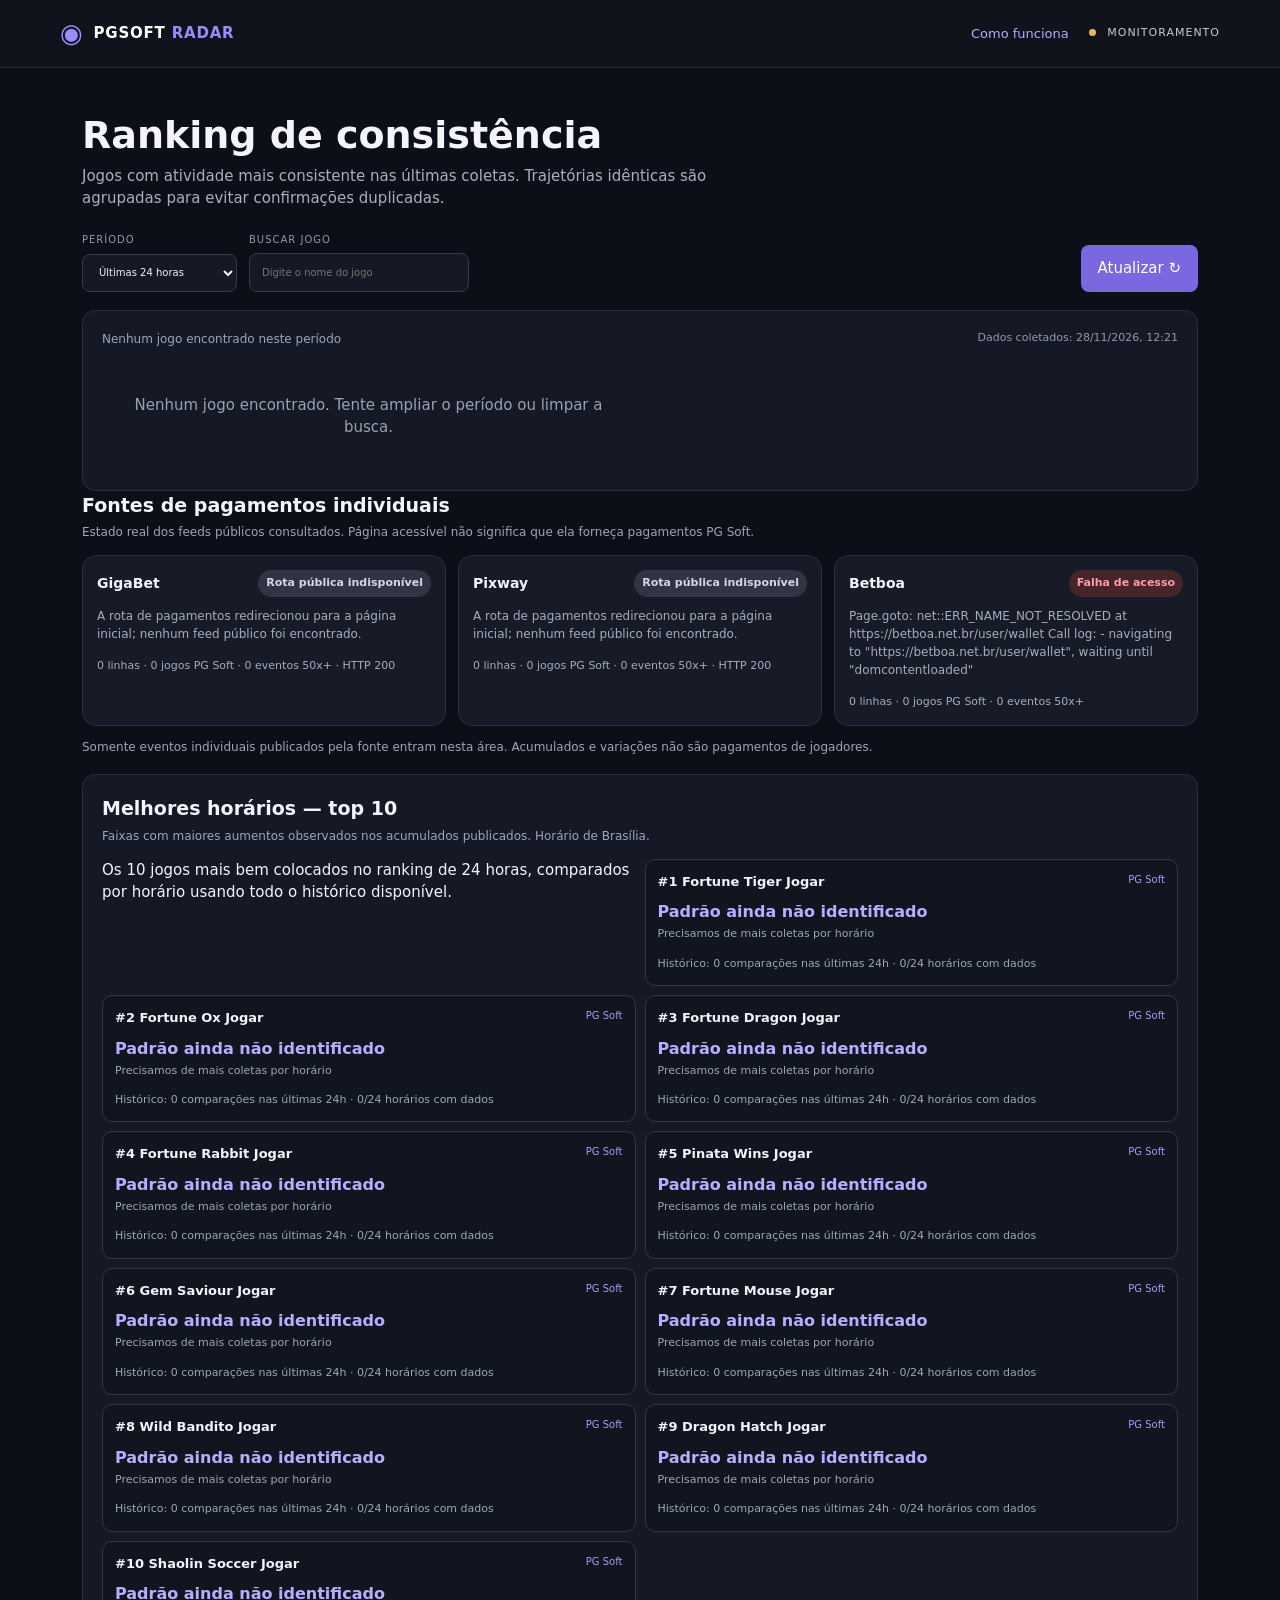
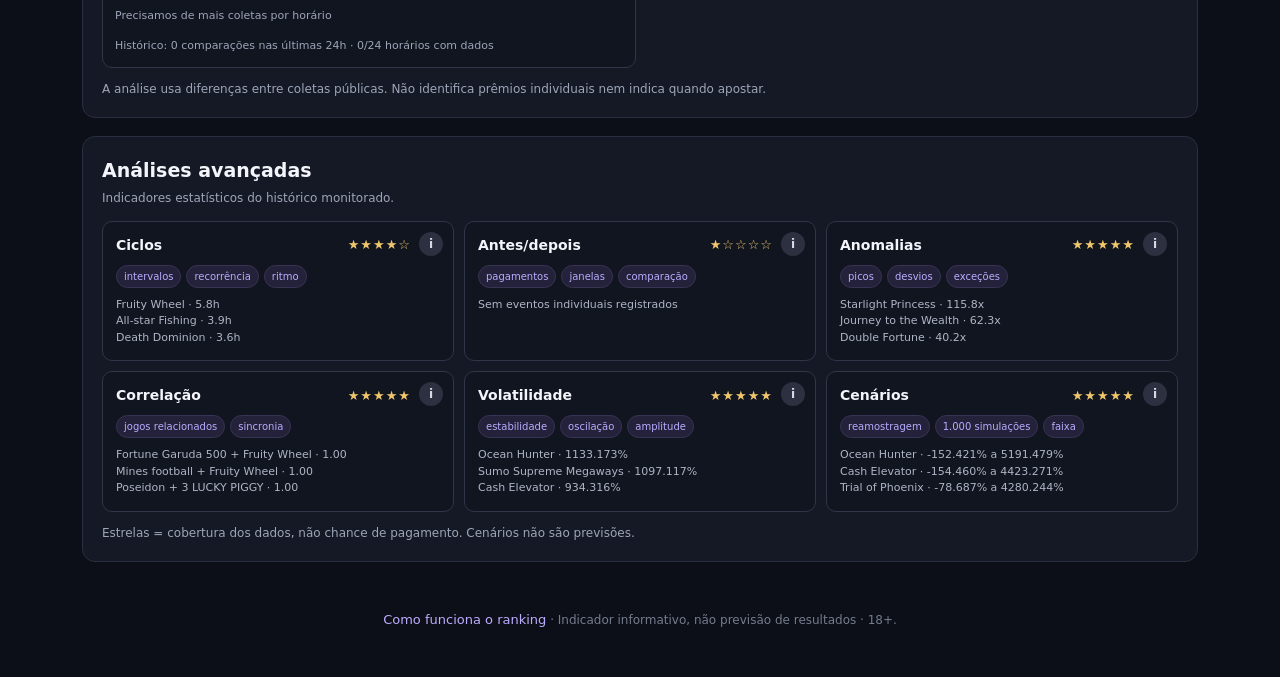
<file: index.html>
<!doctype html>
<html lang="pt-BR">
<head>
  <meta charset="utf-8">
  <meta name="viewport" content="width=device-width,initial-scale=1">
  <meta name="theme-color" content="#10131c">
  <meta name="description" content="Ranking de jogos com maior consistência de atividade observada nos dados públicos.">
  <title>PGSoft Radar — Ranking de jogos</title>
  <link rel="stylesheet" href="styles.css?v=ranking-stars-4">
</head>
<body>
  <header class="topbar">
    <a class="brand" href="./"><span class="brand-mark">◉</span><span>PGSOFT <b>RADAR</b></span></a>
    <nav class="top-nav"><a href="como-funciona.html">Como funciona</a><span class="live"><i></i> MONITORAMENTO</span></nav>
  </header>
  <main>
    <section class="intro">
      <h1>Ranking de consistência</h1>
      <p class="sub">Jogos com atividade mais consistente nas últimas coletas. Trajetórias idênticas são agrupadas para evitar confirmações duplicadas.</p>
    </section>
    <section class="toolbar">
      <div class="filters">
        <label>PERÍODO<select id="period"><option value="1">Última hora</option><option value="6">Últimas 6 horas</option><option value="24" selected>Últimas 24 horas</option><option value="168">Últimos 7 dias</option><option value="-1">Últimos 30 dias</option></select></label>
        <label>BUSCAR JOGO<input id="game-filter" type="search" placeholder="Digite o nome do jogo"></label>
      </div>
      <button id="refresh" type="button">Atualizar ↻</button>
    </section>
    <section class="ranking-section">
      <div class="ranking-head">
        <div><p id="ranking-summary">Carregando jogos...</p></div>
        <span id="updated">Aguardando dados</span>
      </div>
      <div id="wins" class="game-grid"><div class="empty">Carregando ranking...</div></div>
    </section>
    <section class="sources-section">
      <div class="analysis-title"><h2>Fontes de pagamentos individuais</h2><p>Estado real dos feeds públicos consultados. Página acessível não significa que ela forneça pagamentos PG Soft.</p></div>
      <div id="win-sources" class="source-status-grid"><div class="empty">Verificando fontes...</div></div>
      <p class="analysis-note">Somente eventos individuais publicados pela fonte entram nesta área. Acumulados e variações não são pagamentos de jogadores.</p>
    </section>
    <section class="analysis-section">
      <div class="analysis-title"><h2>Melhores horários — top 10</h2><p>Faixas com maiores aumentos observados nos acumulados publicados. Horário de Brasília.</p></div>
      <div id="time-analysis" class="time-analysis-grid"><div class="empty">Analisando histórico...</div></div>
      <p class="analysis-note">A análise usa diferenças entre coletas públicas. Não identifica prêmios individuais nem indica quando apostar.</p>
    </section>
    <section class="advanced-section"><div class="analysis-title"><h2>Análises avançadas</h2><p>Indicadores estatísticos do histórico monitorado.</p></div><div id="advanced-analysis" class="insight-grid"><div class="empty">Calculando análises...</div></div><p class="analysis-note">Estrelas = cobertura dos dados, não chance de pagamento. Cenários não são previsões.</p></section>
    <footer><a href="como-funciona.html">Como funciona o ranking</a> · Indicador informativo, não previsão de resultados · 18+.</footer>
  </main>
  <script src="ranking-core.js?v=mirror-groups-1"></script>
  <script src="app.js?v=independent-sources-6"></script>
  <script src="analysis.js?v=advanced-1"></script>
</body>
</html>
</file>
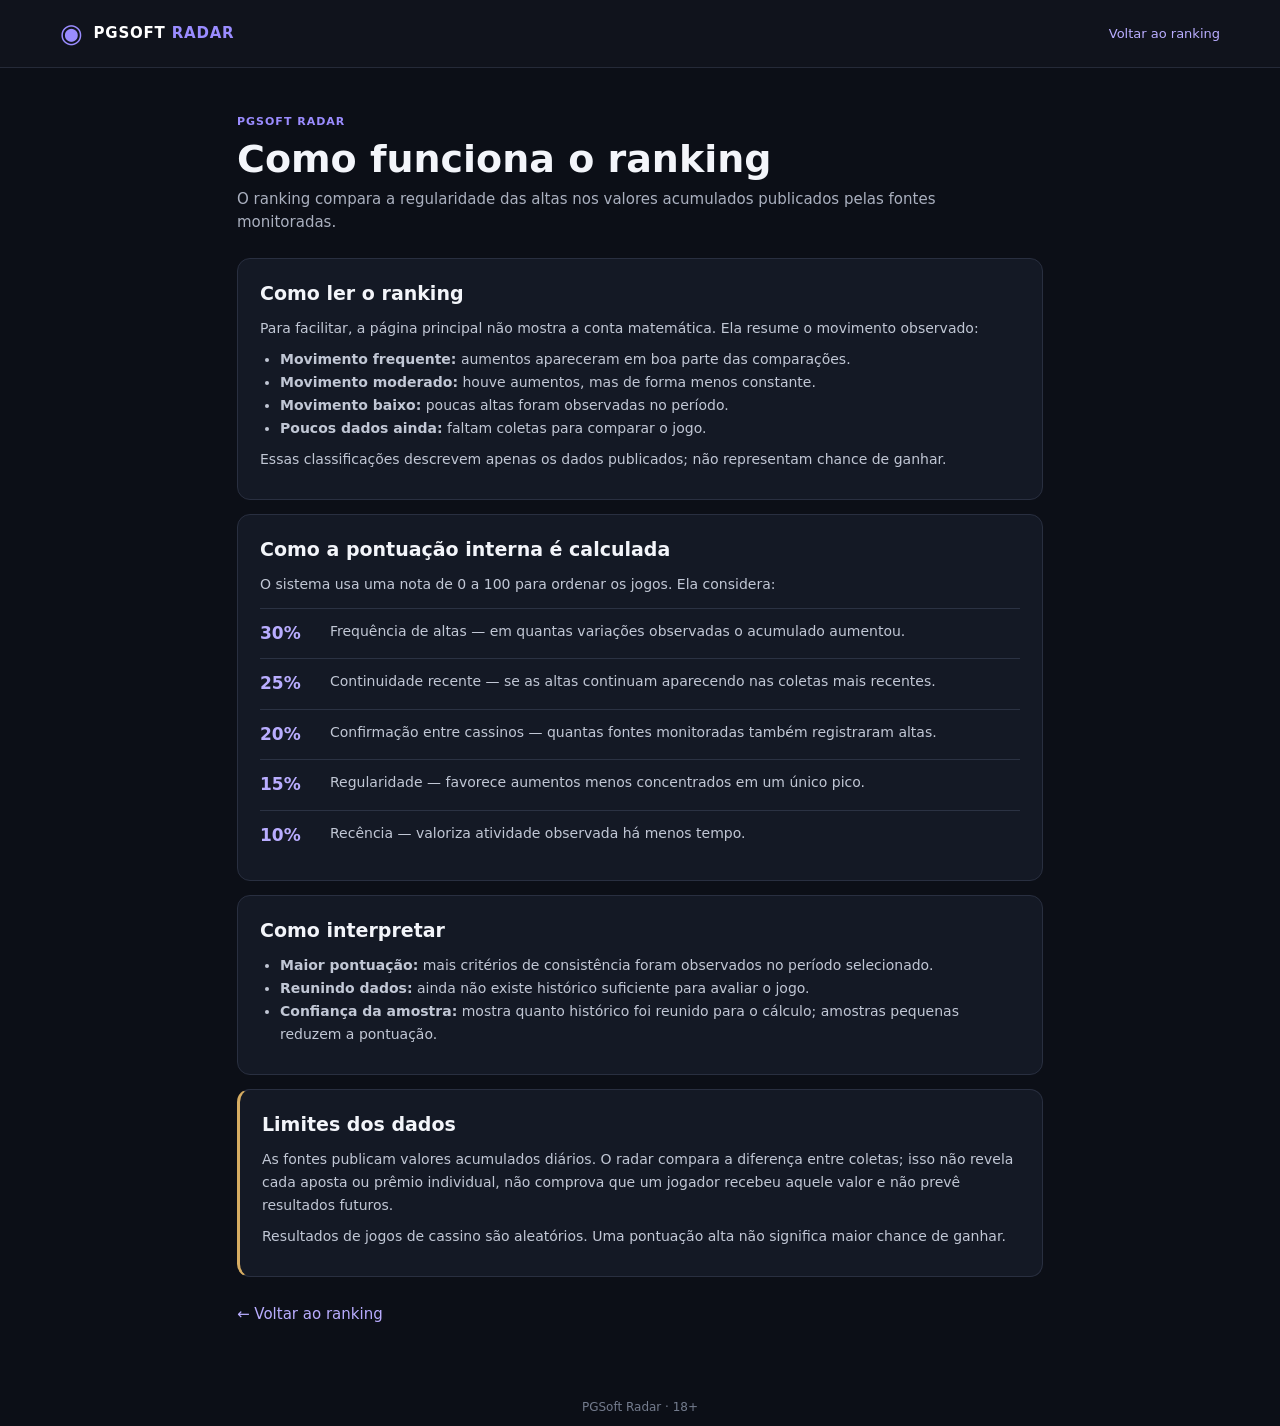
<file: como-funciona.html>
<!doctype html>
<html lang="pt-BR">
<head>
  <meta charset="utf-8">
  <meta name="viewport" content="width=device-width,initial-scale=1">
  <meta name="theme-color" content="#10131c">
  <meta name="description" content="Entenda como o PGSoft Radar calcula o ranking de consistência.">
  <title>Como funciona — PGSoft Radar</title>
  <link rel="stylesheet" href="styles.css">
</head>
<body>
  <header class="topbar">
    <a class="brand" href="./"><span class="brand-mark">◉</span><span>PGSOFT <b>RADAR</b></span></a>
    <nav class="top-nav"><a href="./">Voltar ao ranking</a></nav>
  </header>
  <main class="help-page">
    <section class="intro">
      <p class="eyebrow">PGSOFT RADAR</p>
      <h1>Como funciona o ranking</h1>
      <p class="sub">O ranking compara a regularidade das altas nos valores acumulados publicados pelas fontes monitoradas.</p>
    </section>
    <section class="help-card">
      <h2>Como ler o ranking</h2>
      <p>Para facilitar, a página principal não mostra a conta matemática. Ela resume o movimento observado:</p>
      <ul>
        <li><b>Movimento frequente:</b> aumentos apareceram em boa parte das comparações.</li>
        <li><b>Movimento moderado:</b> houve aumentos, mas de forma menos constante.</li>
        <li><b>Movimento baixo:</b> poucas altas foram observadas no período.</li>
        <li><b>Poucos dados ainda:</b> faltam coletas para comparar o jogo.</li>
      </ul>
      <p>Essas classificações descrevem apenas os dados publicados; não representam chance de ganhar.</p>
    </section>
    <section class="help-card">
      <h2>Como a pontuação interna é calculada</h2>
      <p>O sistema usa uma nota de 0 a 100 para ordenar os jogos. Ela considera:</p>
      <div class="weight-list">
        <div><b>30%</b><span>Frequência de altas — em quantas variações observadas o acumulado aumentou.</span></div>
        <div><b>25%</b><span>Continuidade recente — se as altas continuam aparecendo nas coletas mais recentes.</span></div>
        <div><b>20%</b><span>Confirmação entre cassinos — quantas fontes monitoradas também registraram altas.</span></div>
        <div><b>15%</b><span>Regularidade — favorece aumentos menos concentrados em um único pico.</span></div>
        <div><b>10%</b><span>Recência — valoriza atividade observada há menos tempo.</span></div>
      </div>
    </section>
    <section class="help-card">
      <h2>Como interpretar</h2>
      <ul>
        <li><b>Maior pontuação:</b> mais critérios de consistência foram observados no período selecionado.</li>
        <li><b>Reunindo dados:</b> ainda não existe histórico suficiente para avaliar o jogo.</li>
        <li><b>Confiança da amostra:</b> mostra quanto histórico foi reunido para o cálculo; amostras pequenas reduzem a pontuação.</li>
      </ul>
    </section>
    <section class="help-card warning-card">
      <h2>Limites dos dados</h2>
      <p>As fontes publicam valores acumulados diários. O radar compara a diferença entre coletas; isso não revela cada aposta ou prêmio individual, não comprova que um jogador recebeu aquele valor e não prevê resultados futuros.</p>
      <p>Resultados de jogos de cassino são aleatórios. Uma pontuação alta não significa maior chance de ganhar.</p>
    </section>
    <a class="back-link" href="./">← Voltar ao ranking</a>
  </main>
  <footer>PGSoft Radar · 18+</footer>
</body>
</html>
</file>
<file: styles.css>
*{box-sizing:border-box}body{margin:0;background:#0c0f17;color:#f3f5fa;font:15px/1.5 Inter,system-ui,-apple-system,Segoe UI,sans-serif}.topbar{height:68px;border-bottom:1px solid #252a38;display:flex;align-items:center;justify-content:space-between;padding:0 max(22px,calc((100% - 1160px)/2));background:#10131c}.brand{color:#fff;text-decoration:none;font-weight:800;letter-spacing:.8px;display:flex;gap:10px;align-items:center}.brand b{color:#9a8cff}.brand-mark{color:#9a8cff;font-size:26px}.live,.eyebrow,.muted,th,label,article>span{font-size:11px;letter-spacing:1px;color:#9299aa}.live{color:#c6c9d4}.live i{display:inline-block;width:7px;height:7px;background:#e6b85c;border-radius:50%;margin-right:7px}main{max-width:1160px;margin:auto;padding:38px 22px}.intro{display:flex;align-items:center;justify-content:space-between;gap:24px}.eyebrow{color:#9b8cff;font-weight:700;margin:0 0 8px}h1{font-size:clamp(27px,4vw,40px);line-height:1.15;margin:0 0 10px}.sub{color:#aab0bf;margin:0;max-width:650px}.status-card,.stats article,.panel{background:#141925;border:1px solid #292f40;border-radius:13px}.status-card{min-width:160px;padding:17px 20px;display:grid;gap:3px}.status-card strong{font-size:29px}.status-card small,article small{color:#8f96a7}.notice{margin:28px 0;background:#211e2f;border:1px solid #3b3459;border-radius:10px;padding:13px 16px;display:flex;gap:12px;color:#b9bdca;font-size:13px}.notice b{color:#c5baff;white-space:nowrap}.toolbar{display:flex;justify-content:space-between;align-items:end;gap:15px;margin:28px 0 16px}.filters{display:flex;gap:12px;flex-wrap:wrap}label{display:grid;gap:6px}select,input{background:#141925;border:1px solid #343b4d;border-radius:8px;color:#f3f5fa;padding:11px 12px;min-width:155px;font:inherit}input{min-width:220px}button{background:#7968df;color:white;border:0;border-radius:8px;padding:12px 17px;font-weight:700;font:inherit;cursor:pointer}button:hover{background:#8b7aef}.stats{display:grid;grid-template-columns:repeat(4,1fr);gap:14px;margin-bottom:18px}.stats article{padding:17px 19px;display:grid;gap:4px;min-width:0}.stats article strong{font-size:25px;overflow-wrap:anywhere}.panel{padding:20px;margin:16px 0}.panel-head{display:flex;justify-content:space-between;align-items:center;gap:12px;margin-bottom:18px}.panel-head h2{font-size:19px;margin:0}.table-wrap{overflow:auto}table{width:100%;border-collapse:collapse;text-align:left;white-space:nowrap}th{font-weight:600;padding:11px 12px;border-bottom:1px solid #303648}td{padding:15px 12px;border-bottom:1px solid #252b39;color:#dce0e9}.empty{text-align:center;color:#9aa1b0;padding:28px}.source-list{display:grid;grid-template-columns:repeat(4,1fr);gap:10px}.source-item{background:#101520;border:1px solid #292f40;border-radius:9px;padding:13px}.source-item strong{display:block;margin-bottom:5px}.source-item small{color:#9299aa}.source-item a{color:#b6aaff;text-decoration:none;font-size:12px}footer{text-align:center;color:#747c8e;font-size:12px;padding:30px 0 10px}@media(max-width:900px){.stats{grid-template-columns:repeat(2,1fr)}.source-list{grid-template-columns:repeat(2,1fr)}}@media(max-width:700px){main{padding:25px 15px}.intro{align-items:flex-start;flex-direction:column}.status-card{width:100%}.toolbar{align-items:stretch;flex-direction:column}.filters{display:grid;grid-template-columns:1fr 1fr}input,select{min-width:0;width:100%}button{width:100%}.stats{grid-template-columns:1fr}.stats article{padding:13px 16px}.source-list{grid-template-columns:1fr}.notice{align-items:flex-start}.panel{padding:15px}.panel-head{align-items:flex-start;flex-direction:column}}
.game-grid{display:grid;grid-template-columns:repeat(3,minmax(0,1fr));gap:13px;padding:4px 0}
.game-card{position:relative;display:flex;align-items:center;gap:13px;min-width:0;background:#101520;border:1px solid #303648;border-radius:12px;padding:13px}
.rank{position:absolute;top:8px;left:8px;background:#27243c;color:#c9c0ff;border-radius:6px;padding:3px 7px;font-size:11px;font-weight:800}
.game-thumb-wrap{width:82px;height:82px;flex:0 0 82px;position:relative}.game-thumb-wrap .game-thumb{width:100%;height:100%}.game-thumb{width:82px;height:82px;flex:0 0 82px;object-fit:cover;border-radius:9px;background:#252b3b}
.game-thumb.placeholder{display:grid;place-items:center;color:#c7bdff;font-size:25px;font-weight:900;background:linear-gradient(145deg,#343052,#171d2c);padding-top:12px}
.game-info{min-width:0;display:grid;gap:3px}.game-info h3{font-size:14px;margin:0 0 2px;overflow-wrap:anywhere}
.game-info strong{font-size:19px;color:#b9adff}.game-info small{font-size:11px;color:#9299aa;overflow-wrap:anywhere}
@media(max-width:900px){.game-grid{grid-template-columns:repeat(2,minmax(0,1fr))}}
@media(max-width:560px){.game-grid{grid-template-columns:1fr}.game-thumb-wrap{width:76px;height:76px;flex-basis:76px}.game-thumb{width:76px;height:76px;flex-basis:76px}.game-card{padding:12px}}

.history-select-label{display:grid;gap:7px;max-width:420px;margin-bottom:15px}.history-select-label select{width:100%}.history-list{overflow:hidden}.history-table-wrap{overflow:auto;max-height:440px}.history-table{min-width:520px}.history-table th{position:sticky;top:0;background:#141925}.history-table td:last-child{font-weight:700;color:#b9adff}.history-table td{font-size:13px}

.provider-tag{display:inline-block;width:max-content;border:1px solid #45405f;border-radius:5px;padding:1px 6px;color:#c9c0ff;font-size:10px;letter-spacing:.2px}

/* Interface simplificada do ranking */
.intro{display:block;margin:10px 0 22px}.intro .eyebrow{margin-bottom:7px}.intro h1{font-size:clamp(27px,4vw,38px);margin:0 0 8px}.intro .sub{max-width:700px}
.howto{background:#171b29;border:1px solid #30364a;border-left:3px solid #8d7cf0;border-radius:10px;padding:14px 17px;margin:20px 0 24px}.howto strong{font-size:14px}.howto p{margin:5px 0;color:#d8dbea;font-size:13px}.howto small{color:#9da5b7;font-size:12px}
.toolbar{margin:0 0 18px;align-items:end}.filters label{font-size:10px}.ranking-section{background:#141925;border:1px solid #292f40;border-radius:13px;padding:19px}.ranking-head{display:flex;justify-content:space-between;align-items:center;gap:12px;margin-bottom:14px}.ranking-head h2{font-size:20px;margin:0}.ranking-head p{font-size:12px;color:#9da5b7;margin:3px 0 0}.ranking-head>span{font-size:11px;color:#9299aa}
.game-grid{grid-template-columns:repeat(2,minmax(0,1fr));gap:10px}.game-card{padding:13px;min-height:118px}.game-info{gap:4px}.game-info h3{font-size:15px;line-height:1.25}.game-info .up-label{font-size:12px;color:#79d7a4}.game-info .waiting-label{font-size:12px;color:#e4c27a}.game-info small{font-size:11px;line-height:1.35}.game-info small b{color:#e4e7f0}.provider-tag{font-size:10px}
@media(max-width:650px){main{padding:20px 13px}.topbar{padding:0 14px;height:58px}.live{font-size:9px}.intro{margin:4px 0 18px}.howto{margin:16px 0;padding:12px}.toolbar{margin-bottom:14px}.filters{display:grid;grid-template-columns:1fr 1fr;gap:8px}.filters input,.filters select{min-width:0;width:100%;padding:10px 8px;font-size:13px}.toolbar button{width:100%;padding:11px}.ranking-section{padding:12px}.ranking-head{align-items:flex-start;flex-direction:column;gap:4px}.game-grid{grid-template-columns:1fr}.game-card{min-height:105px}.game-thumb-wrap{width:76px;height:76px;flex-basis:76px}.game-thumb{width:76px;height:76px;flex-basis:76px}}


/* Ajustes de imersão e capas */
.top-nav{display:flex;align-items:center;gap:20px}
.top-nav a,footer a{color:#b9adff;text-decoration:none;font-size:13px}
.top-nav a:hover,footer a:hover{text-decoration:underline}
.intro{margin:8px 0 22px}
.intro h1{margin:0 0 7px}
.intro .sub{margin:0}
.ranking-head h2{display:none}
.ranking-head p{font-size:12px;color:#9da5b7;margin:0}
.game-thumb-wrap{overflow:hidden;border-radius:9px;background:#202638;border:1px solid #30384b}
.game-thumb,.game-thumb-wrap .game-thumb{display:block;width:100%;height:100%;object-fit:contain;object-position:center;background:#202638}
.game-thumb-fallback{position:absolute;inset:0}
.game-thumb[hidden],.game-thumb-fallback[hidden]{display:none!important}
.help-page{max-width:850px}
.help-page .intro{margin:8px 0 25px}
.help-card{background:#141925;border:1px solid #292f40;border-radius:13px;padding:20px 22px;margin:14px 0}
.help-card h2{font-size:19px;margin:0 0 9px}
.help-card p,.help-card li{color:#c1c7d5;font-size:14px;line-height:1.65}
.help-card p{margin:8px 0}
.help-card ul{padding-left:20px;margin:8px 0}
.weight-list{display:grid;gap:0;margin-top:12px}
.weight-list>div{display:grid;grid-template-columns:58px 1fr;gap:12px;padding:12px 0;border-top:1px solid #2b3243;align-items:start}
.weight-list b{color:#b9adff;font-size:17px}
.weight-list span{color:#c1c7d5;font-size:14px}
.warning-card{border-left:3px solid #d7ad63}
.back-link{display:inline-block;color:#b9adff;text-decoration:none;margin:12px 0 4px}
@media(max-width:560px){
 .top-nav{gap:10px}.top-nav a{font-size:12px}.live{display:none}
 .intro{margin:5px 0 17px}
 .ranking-head{flex-direction:row;align-items:center}
 .help-card{padding:16px}
 .weight-list>div{grid-template-columns:48px 1fr;gap:8px}
}


/* Correção: a posição do ranking não deve cobrir a miniatura */
.game-card{align-items:flex-start}
.game-card>.rank{
 position:relative;
 top:auto;
 left:auto;
 right:auto;
 bottom:auto;
 z-index:1;
 flex:0 0 27px;
 width:27px;
 height:27px;
 display:grid;
 place-items:center;
 padding:0;
 margin:0;
}
.game-thumb.placeholder{padding-top:0}

/* Analise horaria simplificada */
.analysis-section{margin:18px 0;background:#141925;border:1px solid #292f40;border-radius:13px;padding:19px}
.analysis-title h2{font-size:19px;margin:0 0 4px}
.analysis-title p,.analysis-note{font-size:12px;color:#9da5b7;margin:0 0 14px}
.time-analysis-grid{display:grid;grid-template-columns:repeat(2,minmax(0,1fr));gap:9px}
.time-game{background:#101520;border:1px solid #303648;border-radius:10px;padding:12px;min-width:0}
.time-game-head{display:flex;justify-content:space-between;align-items:flex-start;gap:8px}
.time-game-head b{font-size:13px;overflow-wrap:anywhere}
.time-game-head span{font-size:10px;color:#a99bf6;white-space:nowrap}
.time-game-result{display:grid;gap:2px;margin:9px 0}
.time-game-result strong{font-size:16px;color:#b9adff}
.time-game-result small,.time-game-foot{font-size:11px;color:#9da5b7;line-height:1.4}
.analysis-note{margin:12px 0 0}
@media(max-width:650px){.analysis-section{padding:13px}.time-analysis-grid{grid-template-columns:1fr}}

/* Análises avançadas */
.advanced-section{margin:18px 0;background:#141925;border:1px solid #292f40;border-radius:13px;padding:19px}
.insight-grid{display:grid;grid-template-columns:repeat(3,minmax(0,1fr));gap:10px}
.insight-card{position:relative;min-width:0;background:#101520;border:1px solid #303648;border-radius:10px;padding:13px 42px 14px 13px}
.insight-top{display:flex;align-items:center;justify-content:space-between;gap:8px}.insight-top h3{font-size:14px;margin:0}
.analysis-stars{color:#f0c66b;white-space:nowrap;font-size:13px;letter-spacing:1px}
.insight-tags{display:flex;gap:5px;flex-wrap:wrap;margin:9px 0}
.insight-tags span{font-size:10px;color:#b9adff;background:#24213a;border:1px solid #393354;border-radius:20px;padding:3px 7px}
.insight-result{font-size:11px;line-height:1.5;color:#aeb5c5;min-height:34px}
.info-button{position:absolute;right:10px;top:10px;width:24px;height:24px;padding:0;border-radius:50%;font-size:12px;font-weight:800;line-height:24px;background:#2c3040;color:#d7d9e4}
.insight-detail{margin-top:10px;padding-top:9px;border-top:1px solid #303648;font-size:11px;line-height:1.55;color:#c5cada}
.insight-detail[hidden]{display:none}
@media(max-width:850px){.insight-grid{grid-template-columns:repeat(2,minmax(0,1fr))}}
@media(max-width:560px){.advanced-section{padding:13px}.insight-grid{grid-template-columns:1fr}}


/* Diagnóstico transparente dos feeds de pagamentos individuais */
.source-status-grid{display:grid;grid-template-columns:repeat(auto-fit,minmax(230px,1fr));gap:12px}
.source-status-card{background:var(--panel,#171b27);border:1px solid var(--line,#292f3d);border-radius:14px;padding:14px;min-width:0}
.source-status-head{display:flex;align-items:center;justify-content:space-between;gap:8px;flex-wrap:wrap}
.source-status-head b{font-size:14px}
.source-state{font-size:11px;font-weight:700;padding:5px 8px;border-radius:999px;background:#303443;color:#d5d9e3}
.source-state.ok{background:#173b2d;color:#8be0b5}
.source-state.no_pgsoft_data,.source-state.no_50x_events{background:#40351d;color:#f0cd7b}
.source-state.error{background:#45252a;color:#ff9da6}
.source-status-card p{font-size:12px;line-height:1.5;color:var(--muted,#a5adbd);margin:10px 0}
.source-status-card small{font-size:11px;color:var(--muted,#a5adbd)}

/* Estrelas dos indicadores no próprio cartão do ranking */
.rank-metric{display:flex;align-items:flex-start;justify-content:space-between;gap:8px;padding:3px 0;border-top:1px solid rgba(255,255,255,.055)}
.rank-metric .metric-copy{min-width:0;font-size:11px;line-height:1.4;color:#9299aa;overflow-wrap:anywhere}
.rank-metric .metric-copy b{color:#d8dce7;font-weight:600}
.metric-stars{flex:0 0 auto;white-space:nowrap;font-size:12px;letter-spacing:1px;line-height:1.4}
.stars-filled{color:#f4c45e}
.stars-empty{color:#596171}
.game-info{gap:5px}
</file>
